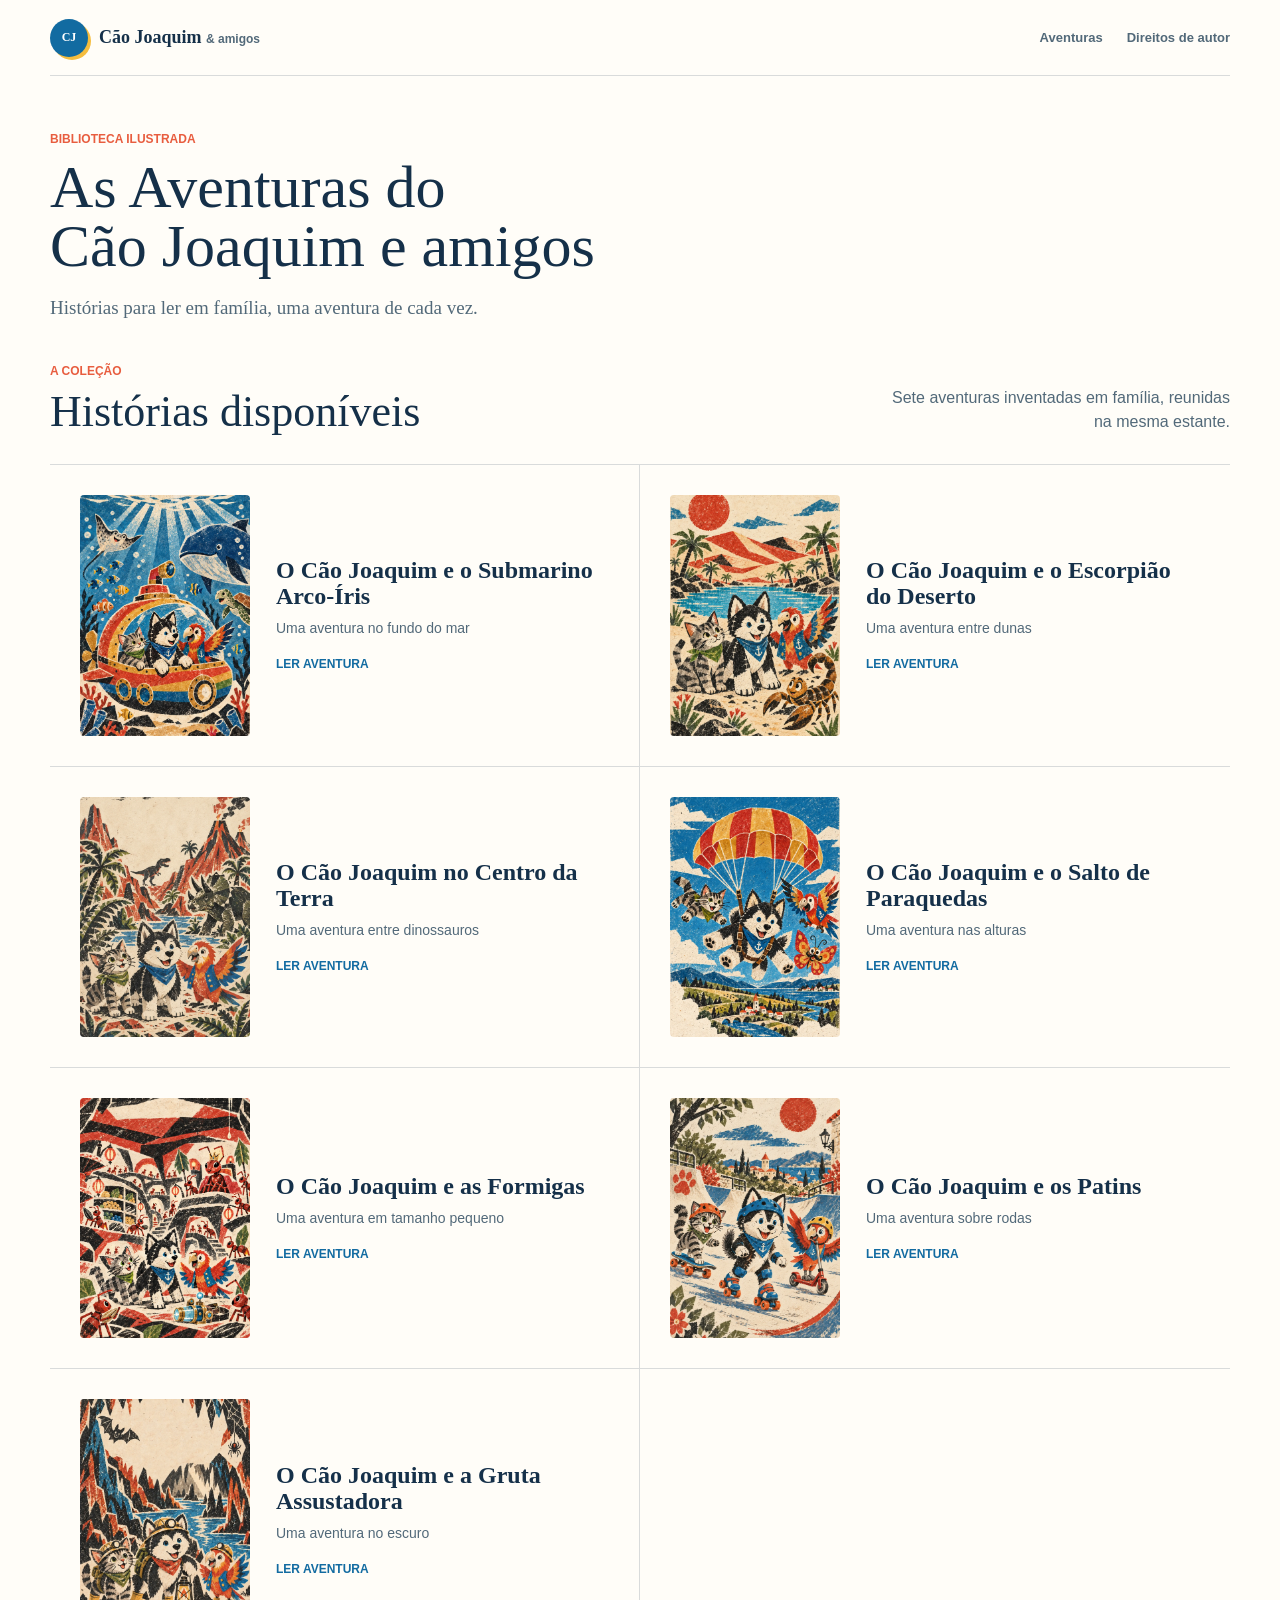
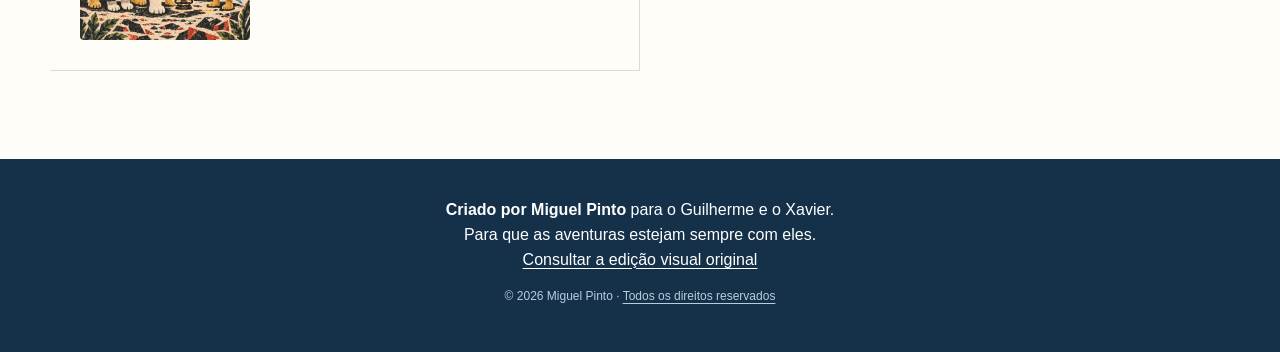
<file: index.html>
<!doctype html>
<html lang="pt-PT">
<head>
  <meta charset="utf-8">
  <meta name="viewport" content="width=device-width, initial-scale=1, viewport-fit=cover">
  <meta name="description" content="As Aventuras do Cão Joaquim e amigos: histórias ilustradas para ler e reler em família.">
  <meta name="theme-color" content="#f3eadb">
  <meta name="copyright" content="© 2026 Miguel Pinto. Todos os direitos reservados.">
  <title>As Aventuras do Cão Joaquim e amigos</title>
  <link rel="icon" href="assets/favicon.svg" type="image/svg+xml">
  <link rel="preload" as="image" href="books/cao-joaquim-submarino/images/cover.webp?v=20260929-4">
  <link rel="preload" as="image" href="books/cao-joaquim-deserto/images/cover.webp?v=20260929-4">
  <link rel="preload" as="image" href="books/cao-joaquim-centro-terra/images/cover.webp?v=20260929-4">
  <link rel="preload" as="image" href="books/cao-joaquim-paraquedas/images/cover.webp?v=20260929-4">
  <link rel="preload" as="image" href="books/cao-joaquim-formigas/images/cover.webp?v=20260929-4">
  <link rel="preload" as="image" href="books/cao-joaquim-patins/images/cover.webp?v=20260929-4">
  <link rel="stylesheet" href="assets/css/site.css">
</head>
<body class="library-body">
  <header class="library-header">
    <a class="brand" href="index.html" aria-label="Página inicial">
      <span class="brand-mark" aria-hidden="true">CJ</span>
      <span>Cão Joaquim <small>&amp; amigos</small></span>
    </a>
    <nav aria-label="Navegação principal">
      <a href="#aventuras">Aventuras</a>
      <a href="direitos.html">Direitos de autor</a>
    </nav>
  </header>

  <main>
    <section class="collection-intro" aria-labelledby="collection-title">
      <p class="eyebrow">Biblioteca ilustrada</p>
      <h1 id="collection-title">As Aventuras do<br>Cão Joaquim e amigos</h1>
      <p>Histórias para ler em família, uma aventura de cada vez.</p>
    </section>

    <section class="books-section" id="aventuras" aria-labelledby="books-title">
      <div class="section-heading">
        <div>
          <p class="section-kicker">A coleção</p>
          <h2 id="books-title">Histórias disponíveis</h2>
        </div>
        <p>Sete aventuras inventadas em família, reunidas na mesma estante.</p>
      </div>
      <div class="book-grid" id="bookGrid" aria-label="Livros"></div>
    </section>
  </main>

  <footer class="library-footer">
    <p><strong>Criado por Miguel Pinto</strong> para o Guilherme e o Xavier.</p>
    <p>Para que as aventuras estejam sempre com eles.</p>
    <p><a href="v1/index.html">Consultar a edição visual original</a></p>
    <p>© 2026 Miguel Pinto · <a href="direitos.html">Todos os direitos reservados</a></p>
  </footer>
  <script src="assets/js/library.js?v=20261013-4"></script>
</body>
</html>
</file>
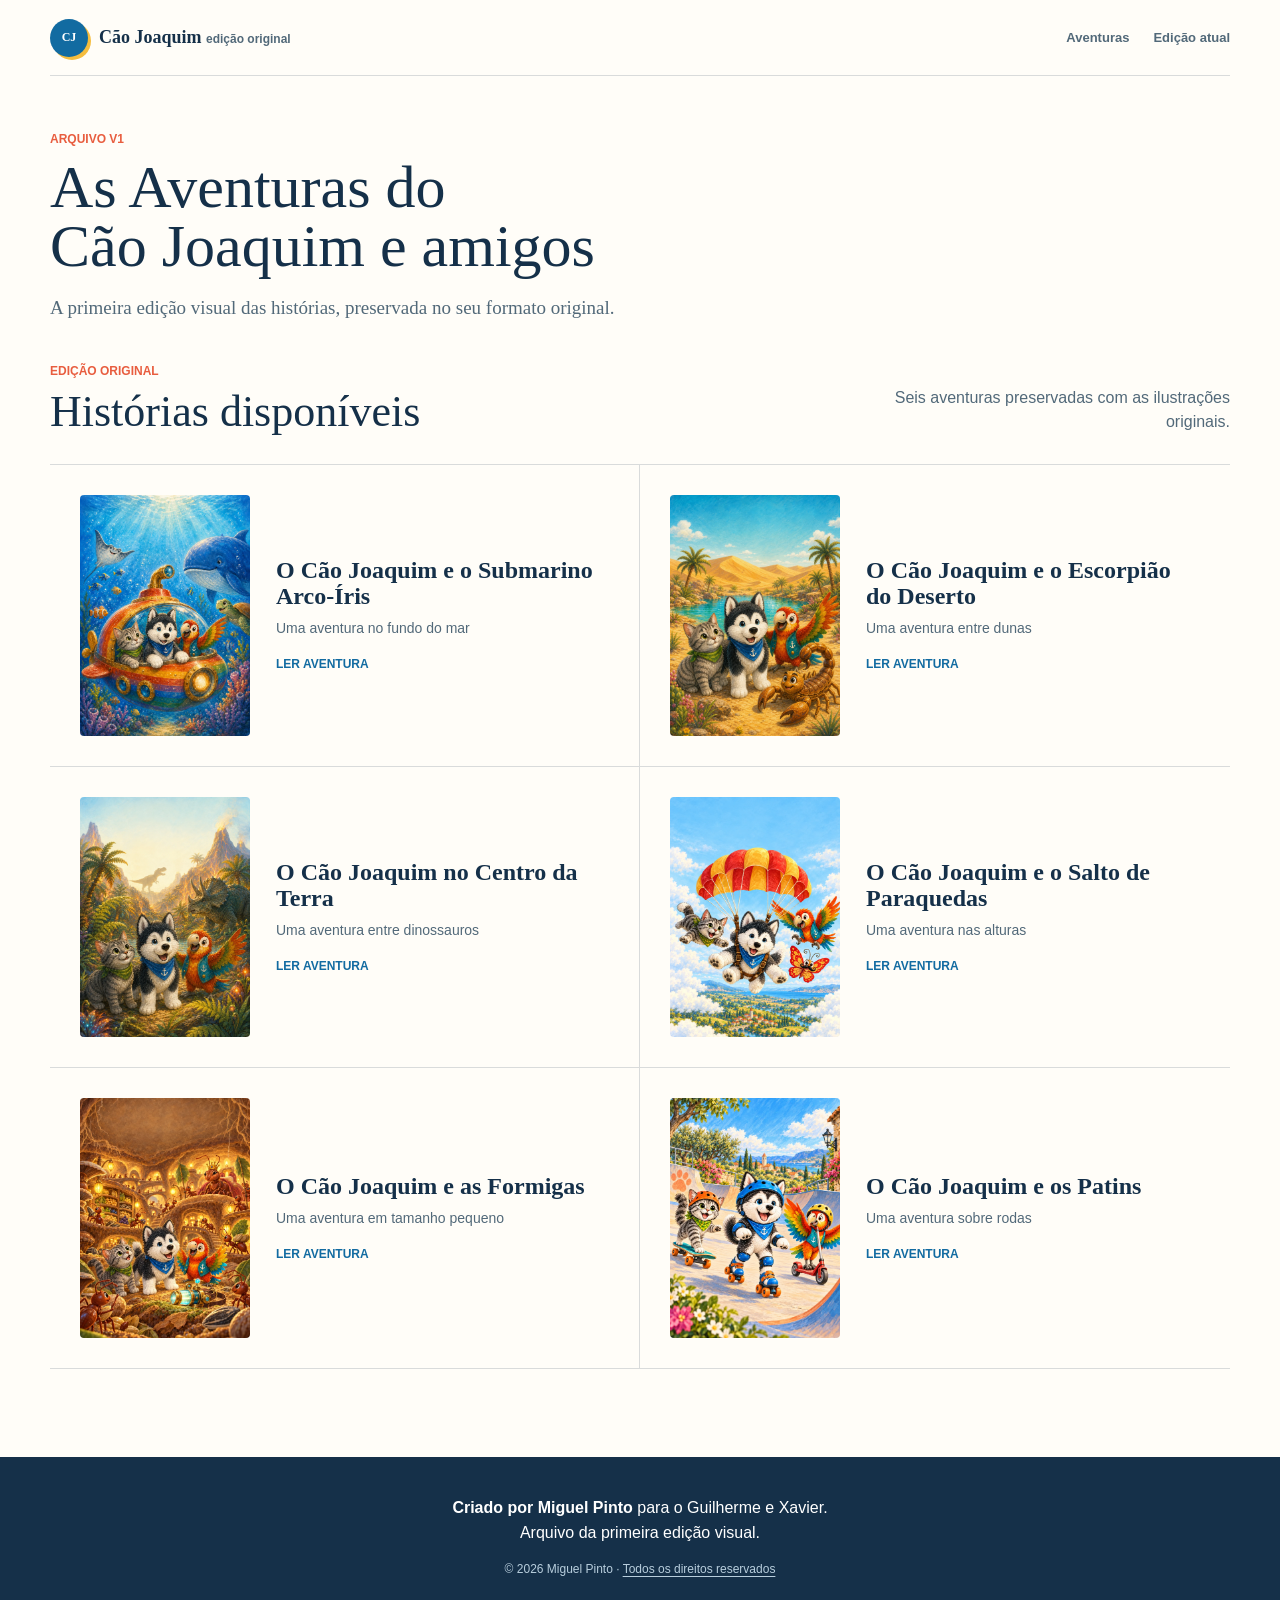
<file: v1/index.html>
<!doctype html>
<html lang="pt-PT">
<head>
  <meta charset="utf-8">
  <meta name="viewport" content="width=device-width, initial-scale=1, viewport-fit=cover">
  <meta name="description" content="Edição visual original das Aventuras do Cão Joaquim e amigos.">
  <meta name="theme-color" content="#eaf7fc">
  <meta name="copyright" content="© 2026 Miguel Pinto. Todos os direitos reservados.">
  <title>Arquivo V1 · As Aventuras do Cão Joaquim e amigos</title>
  <link rel="icon" href="../assets/favicon.svg" type="image/svg+xml">
  <link rel="preload" as="image" href="books/cao-joaquim-submarino/images/cover.webp">
  <link rel="preload" as="image" href="books/cao-joaquim-deserto/images/cover.webp">
  <link rel="preload" as="image" href="books/cao-joaquim-centro-terra/images/cover.webp">
  <link rel="preload" as="image" href="books/cao-joaquim-paraquedas/images/cover.webp">
  <link rel="preload" as="image" href="books/cao-joaquim-formigas/images/cover.webp">
  <link rel="preload" as="image" href="books/cao-joaquim-patins/images/cover.webp?v=20260929-4">
  <link rel="stylesheet" href="../assets/css/site.css">
</head>
<body class="library-body">
  <header class="library-header">
    <a class="brand" href="index.html" aria-label="Página inicial da edição original">
      <span class="brand-mark" aria-hidden="true">CJ</span>
      <span>Cão Joaquim <small>edição original</small></span>
    </a>
    <nav aria-label="Navegação principal">
      <a href="#aventuras">Aventuras</a>
      <a href="../index.html">Edição atual</a>
    </nav>
  </header>

  <main>
    <section class="collection-intro" aria-labelledby="collection-title">
      <p class="eyebrow">Arquivo V1</p>
      <h1 id="collection-title">As Aventuras do<br>Cão Joaquim e amigos</h1>
      <p>A primeira edição visual das histórias, preservada no seu formato original.</p>
    </section>

    <section class="books-section" id="aventuras" aria-labelledby="books-title">
      <div class="section-heading">
        <div>
          <p class="section-kicker">Edição original</p>
          <h2 id="books-title">Histórias disponíveis</h2>
        </div>
        <p>Seis aventuras preservadas com as ilustrações originais.</p>
      </div>
      <div class="book-grid" id="bookGrid" aria-label="Livros"></div>
    </section>
  </main>

  <footer class="library-footer">
    <p><strong>Criado por Miguel Pinto</strong> para o Guilherme e Xavier.</p>
    <p>Arquivo da primeira edição visual.</p>
    <p>© 2026 Miguel Pinto · <a href="../direitos.html">Todos os direitos reservados</a></p>
  </footer>
  <script src="../assets/js/library.js?v=20260929-4"></script>
</body>
</html>
</file>
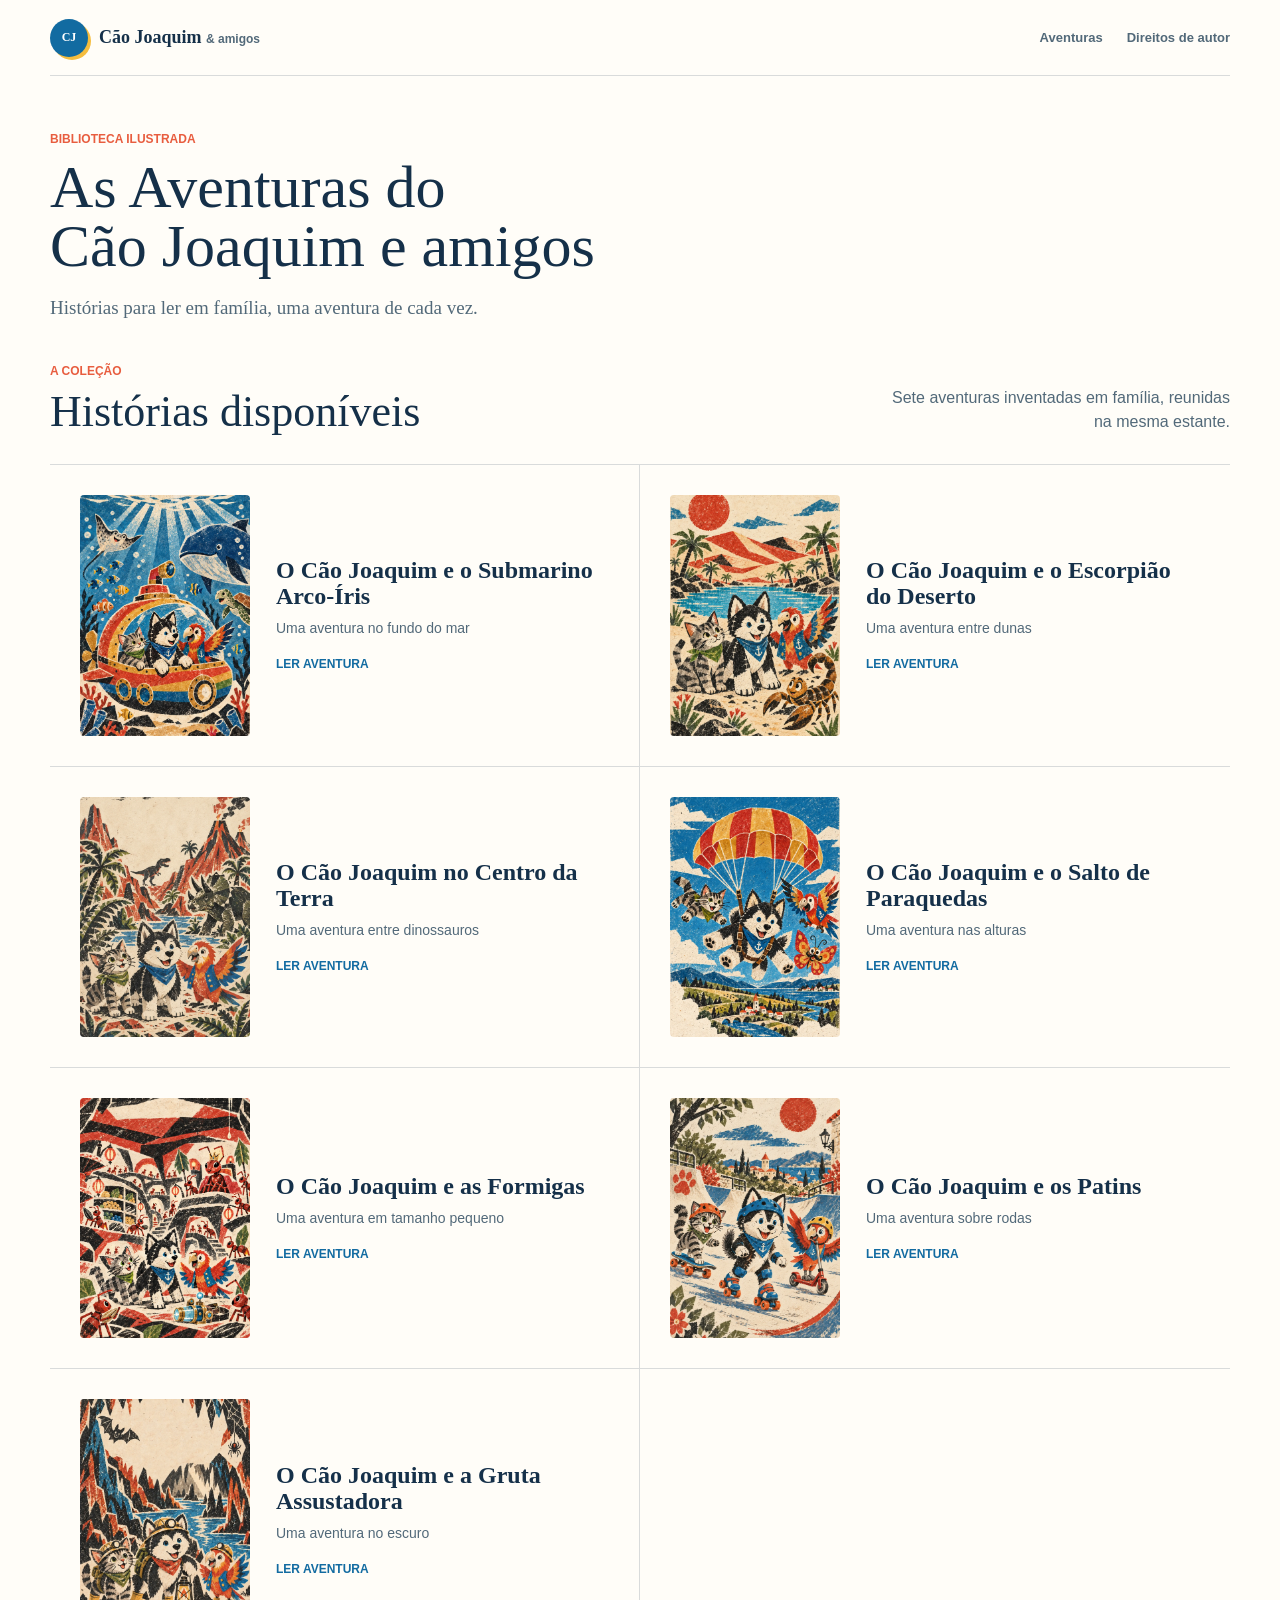
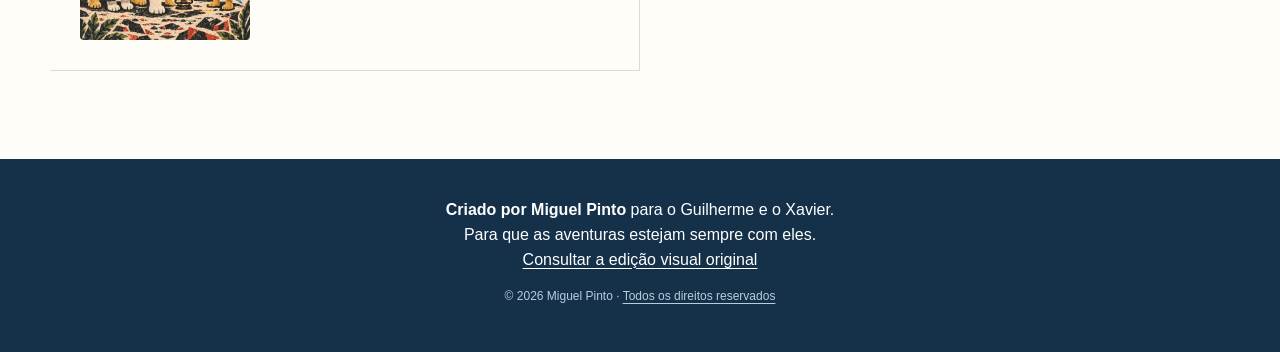
<file: v2/index.html>
<!doctype html>
<html lang="pt-PT">
<head>
  <meta charset="utf-8">
  <meta name="viewport" content="width=device-width, initial-scale=1">
  <meta name="robots" content="noindex">
  <title>A abrir a edição atual...</title>
  <link rel="canonical" href="../index.html">
  <script>
    const target = new URL("../index.html", window.location.href);
    target.hash = window.location.hash;
    window.location.replace(target);
  </script>
</head>
<body>
  <p><a href="../index.html">Abrir a edição atual</a></p>
</body>
</html>
</file>
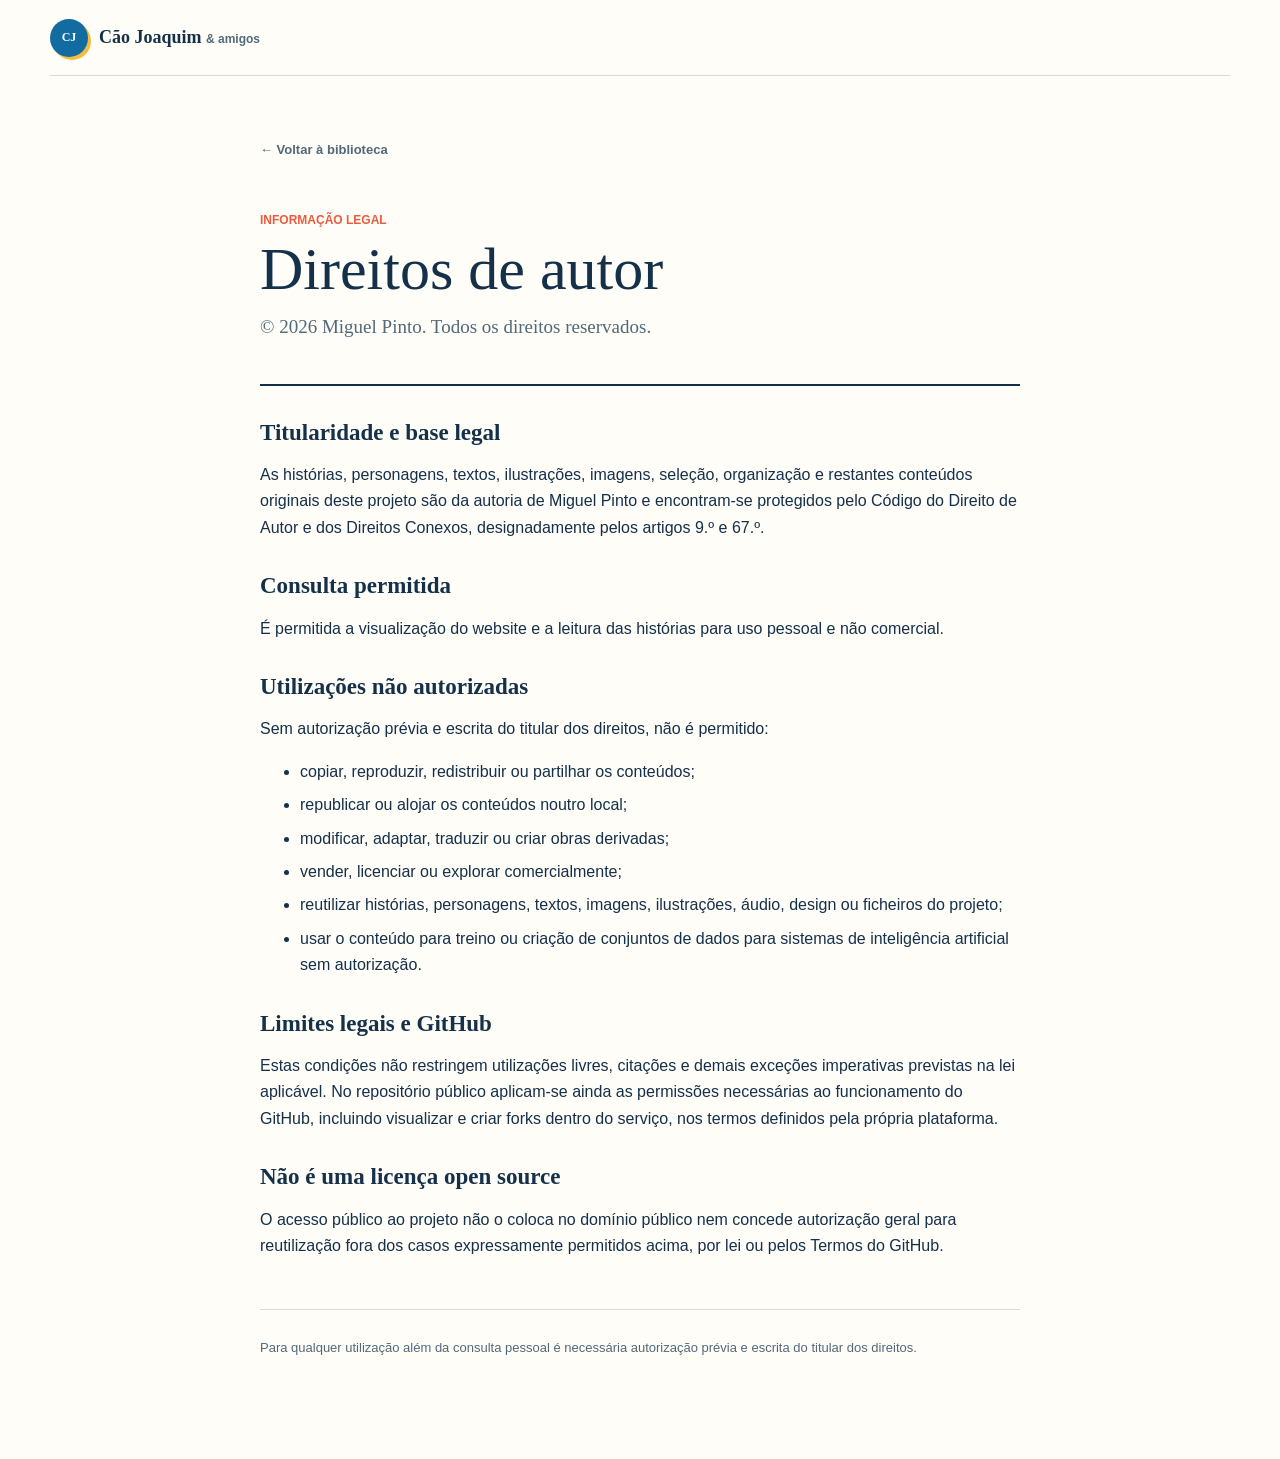
<file: direitos.html>
<!doctype html>
<html lang="pt-PT">
<head>
  <meta charset="utf-8">
  <meta name="viewport" content="width=device-width, initial-scale=1">
  <meta name="robots" content="index,follow">
  <meta name="copyright" content="© 2026 Miguel Pinto. Todos os direitos reservados.">
  <title>Direitos de autor · As Aventuras do Cão Joaquim e amigos</title>
  <link rel="icon" href="assets/favicon.svg" type="image/svg+xml">
  <link rel="stylesheet" href="assets/css/site.css">
</head>
<body class="rights-body">
  <header class="library-header">
    <a class="brand" href="index.html" aria-label="Página inicial">
      <span class="brand-mark" aria-hidden="true">CJ</span>
      <span>Cão Joaquim <small>&amp; amigos</small></span>
    </a>
  </header>
  <main class="rights-shell">
    <a class="rights-back" href="index.html">← Voltar à biblioteca</a>
    <p class="eyebrow">Informação legal</p>
    <h1>Direitos de autor</h1>
    <p class="rights-lead">© 2026 Miguel Pinto. Todos os direitos reservados.</p>

    <section class="rights-content">
      <h2>Titularidade e base legal</h2>
      <p>As histórias, personagens, textos, ilustrações, imagens, seleção, organização e restantes conteúdos originais deste projeto são da autoria de Miguel Pinto e encontram-se protegidos pelo Código do Direito de Autor e dos Direitos Conexos, designadamente pelos artigos 9.º e 67.º.</p>

      <h2>Consulta permitida</h2>
      <p>É permitida a visualização do website e a leitura das histórias para uso pessoal e não comercial.</p>

      <h2>Utilizações não autorizadas</h2>
      <p>Sem autorização prévia e escrita do titular dos direitos, não é permitido:</p>
      <ul>
        <li>copiar, reproduzir, redistribuir ou partilhar os conteúdos;</li>
        <li>republicar ou alojar os conteúdos noutro local;</li>
        <li>modificar, adaptar, traduzir ou criar obras derivadas;</li>
        <li>vender, licenciar ou explorar comercialmente;</li>
        <li>reutilizar histórias, personagens, textos, imagens, ilustrações, áudio, design ou ficheiros do projeto;</li>
        <li>usar o conteúdo para treino ou criação de conjuntos de dados para sistemas de inteligência artificial sem autorização.</li>
      </ul>

      <h2>Limites legais e GitHub</h2>
      <p>Estas condições não restringem utilizações livres, citações e demais exceções imperativas previstas na lei aplicável. No repositório público aplicam-se ainda as permissões necessárias ao funcionamento do GitHub, incluindo visualizar e criar forks dentro do serviço, nos termos definidos pela própria plataforma.</p>

      <h2>Não é uma licença open source</h2>
      <p>O acesso público ao projeto não o coloca no domínio público nem concede autorização geral para reutilização fora dos casos expressamente permitidos acima, por lei ou pelos Termos do GitHub.</p>
    </section>
    <p class="rights-note">Para qualquer utilização além da consulta pessoal é necessária autorização prévia e escrita do titular dos direitos.</p>
  </main>
</body>
</html>
</file>
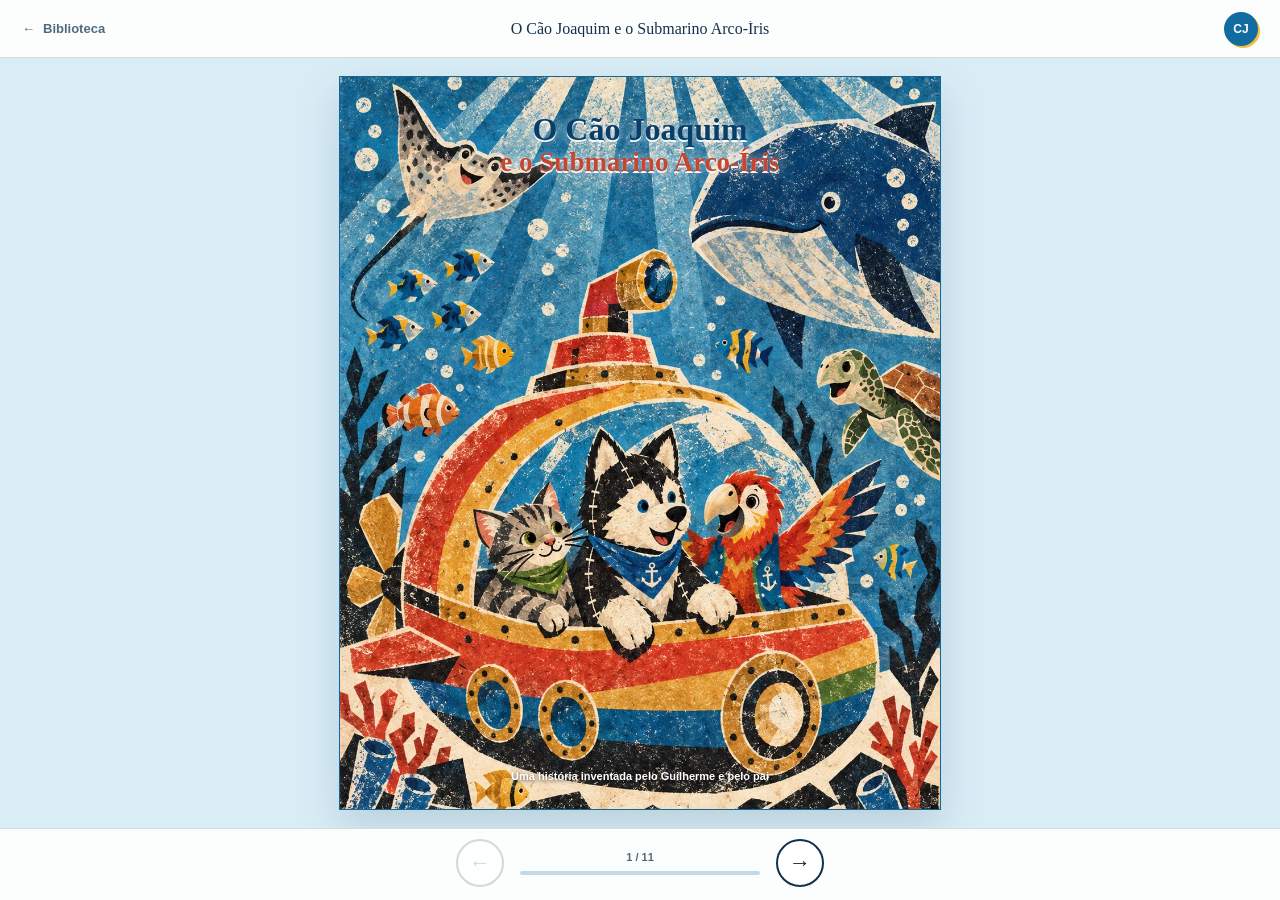
<file: reader.html>
<!doctype html>
<html lang="pt-PT">
<head>
  <meta charset="utf-8">
  <meta name="viewport" content="width=device-width, initial-scale=1, viewport-fit=cover">
  <meta name="theme-color" content="#f3eadb">
  <meta name="copyright" content="© 2026 Miguel Pinto. Todos os direitos reservados.">
  <title>Livro · As Aventuras do Cão Joaquim e amigos</title>
  <link rel="icon" href="assets/favicon.svg" type="image/svg+xml">
  <link rel="stylesheet" href="assets/css/site.css">
</head>
<body class="reader-body">
  <div class="site-shell">
    <header class="site-header">
      <a class="reader-home" href="index.html" aria-label="Voltar à biblioteca">
        <span aria-hidden="true">←</span><span>Biblioteca</span>
      </a>
      <p class="site-title" id="siteTitle">A carregar…</p>
      <span class="reader-brand" aria-label="Cão Joaquim e amigos">CJ</span>
    </header>

    <main class="reader">
      <section class="stage" id="stage" aria-label="Leitor do livro">
        <div class="book single" id="book" aria-live="polite"></div>
      </section>
    </main>

    <nav class="reader-controls" aria-label="Navegação do livro">
      <button class="nav-button" id="previous" type="button" aria-label="Página anterior" title="Página anterior">←</button>
      <div class="reader-position">
        <output id="position" aria-live="polite">1 / 1</output>
        <div class="progress-track" aria-hidden="true"><span id="progress"></span></div>
      </div>
      <button class="nav-button" id="next" type="button" aria-label="Página seguinte" title="Página seguinte">→</button>
    </nav>
  </div>

  <noscript><div class="noscript">É necessário ativar JavaScript para folhear este livro.</div></noscript>
  <script src="assets/js/reader.js?v=20261013-4"></script>
</body>
</html>
</file>
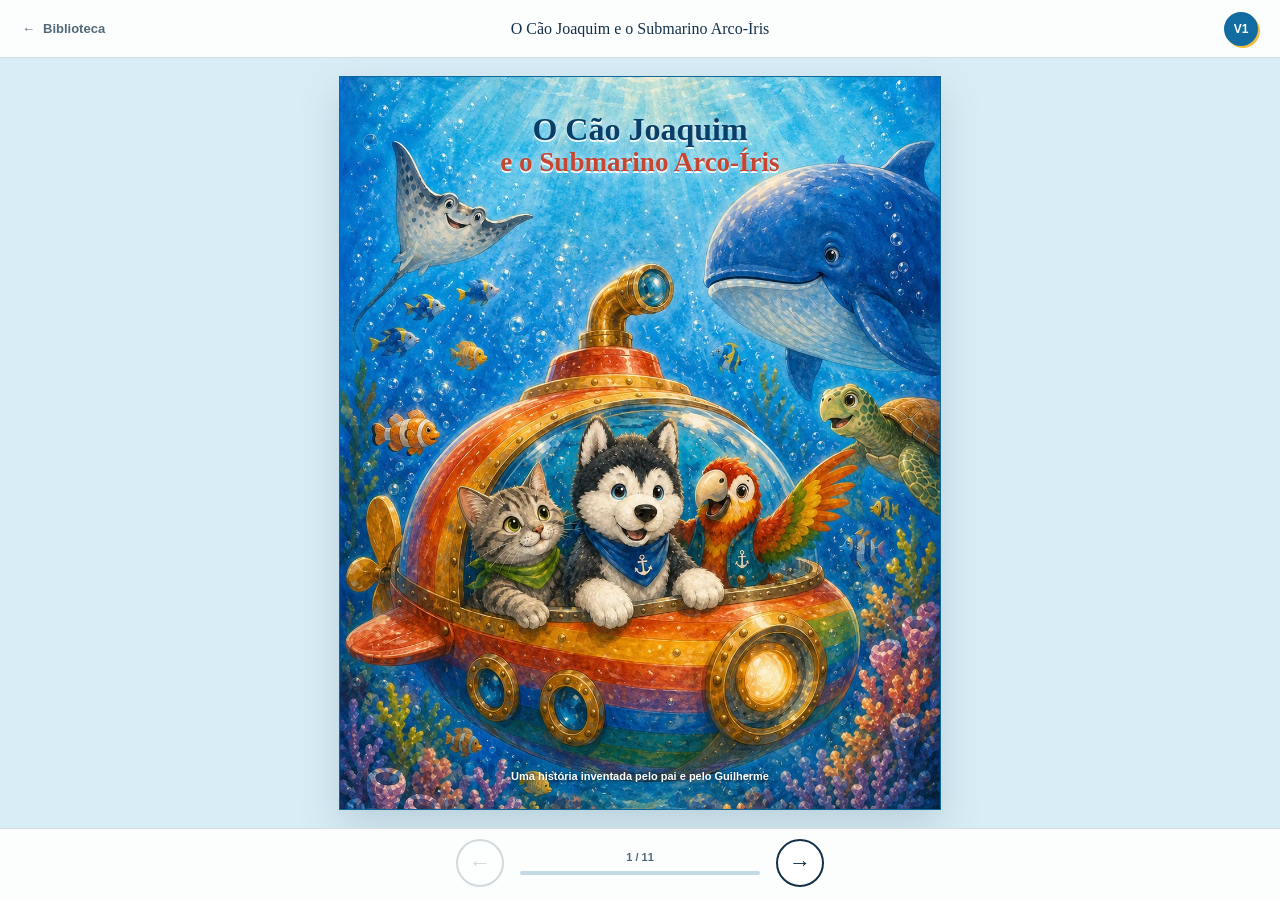
<file: v1/reader.html>
<!doctype html>
<html lang="pt-PT">
<head>
  <meta charset="utf-8">
  <meta name="viewport" content="width=device-width, initial-scale=1, viewport-fit=cover">
  <meta name="theme-color" content="#eaf7fc">
  <meta name="copyright" content="© 2026 Miguel Pinto. Todos os direitos reservados.">
  <title>Edição original · As Aventuras do Cão Joaquim e amigos</title>
  <link rel="icon" href="../assets/favicon.svg" type="image/svg+xml">
  <link rel="stylesheet" href="../assets/css/site.css">
</head>
<body class="reader-body">
  <div class="site-shell">
    <header class="site-header">
      <a class="reader-home" href="index.html" aria-label="Voltar à biblioteca">
        <span aria-hidden="true">←</span><span>Biblioteca</span>
      </a>
      <p class="site-title" id="siteTitle">A carregar…</p>
      <span class="reader-brand" aria-label="Edição original">V1</span>
    </header>

    <main class="reader">
      <section class="stage" id="stage" aria-label="Leitor do livro">
        <div class="book single" id="book" aria-live="polite"></div>
      </section>
    </main>

    <nav class="reader-controls" aria-label="Navegação do livro">
      <button class="nav-button" id="previous" type="button" aria-label="Página anterior" title="Página anterior">←</button>
      <div class="reader-position">
        <output id="position" aria-live="polite">1 / 1</output>
        <div class="progress-track" aria-hidden="true"><span id="progress"></span></div>
      </div>
      <button class="nav-button" id="next" type="button" aria-label="Página seguinte" title="Página seguinte">→</button>
    </nav>
  </div>

  <noscript><div class="noscript">É necessário ativar JavaScript para folhear este livro.</div></noscript>
  <script src="../assets/js/reader.js?v=20260929-4"></script>
</body>
</html>
</file>
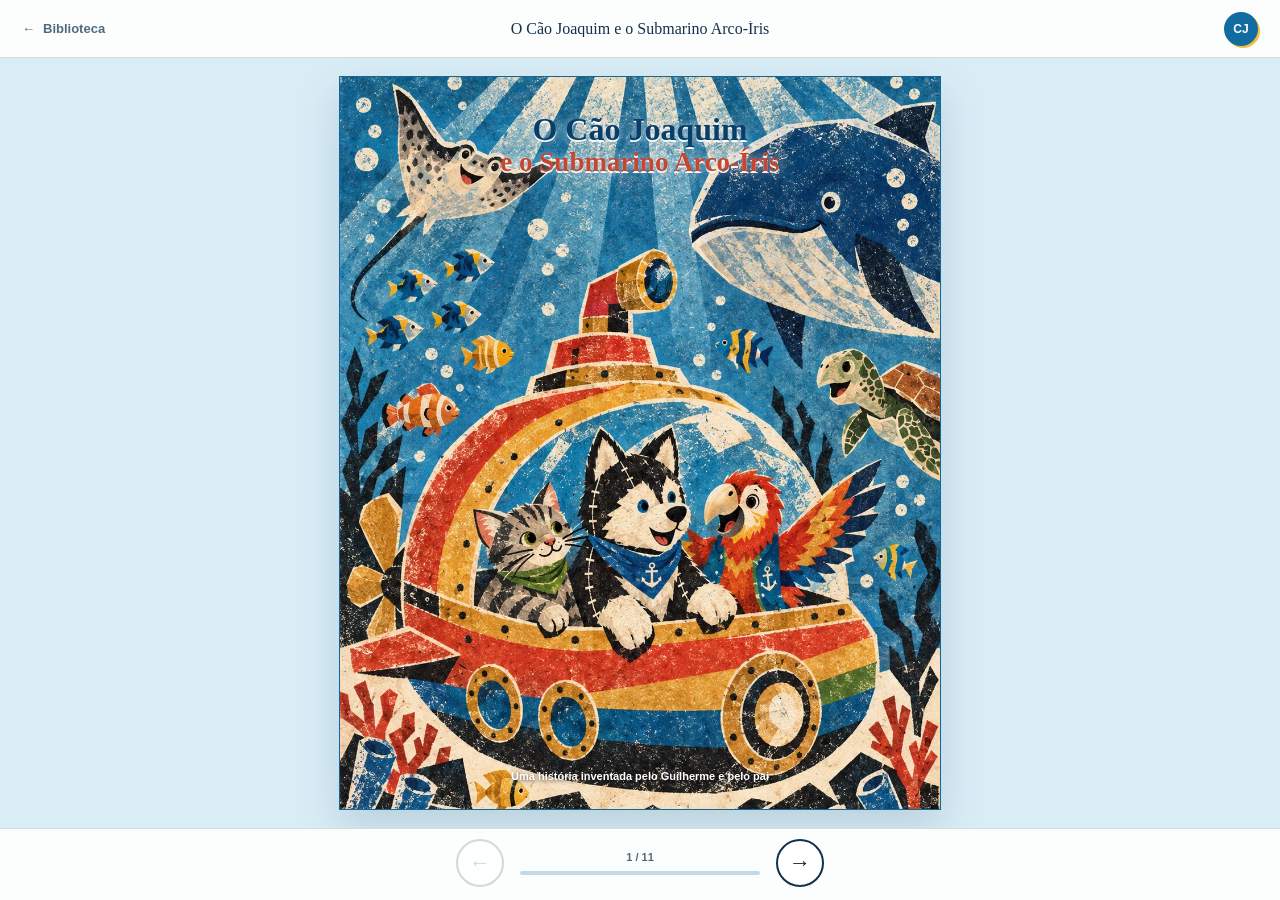
<file: v2/reader.html>
<!doctype html>
<html lang="pt-PT">
<head>
  <meta charset="utf-8">
  <meta name="viewport" content="width=device-width, initial-scale=1">
  <meta name="robots" content="noindex">
  <title>A abrir o livro...</title>
  <link rel="canonical" href="../reader.html">
  <script>
    const target = new URL("../reader.html", window.location.href);
    target.search = window.location.search;
    target.hash = window.location.hash;
    window.location.replace(target);
  </script>
</head>
<body>
  <p><a href="../index.html">Abrir a edição atual</a></p>
</body>
</html>
</file>
<file: assets/css/site.css>
:root {
  --sky: #eaf7fc;
  --paper: #fffdf8;
  --white: #ffffff;
  --ink: #153049;
  --muted: #526979;
  --blue: #126ba1;
  --blue-dark: #0a507d;
  --coral: #e85d3f;
  --sun: #f5bd3e;
  --seafoam: #ccefe5;
  --line: rgba(21, 48, 73, .16);
  --shadow: rgba(17, 55, 80, .16);
}

* { box-sizing: border-box; letter-spacing: 0; }
html { scroll-behavior: smooth; }
html, body { min-height: 100%; margin: 0; }
body {
  color: var(--ink);
  background: var(--sky);
  font-family: Arial, Helvetica, sans-serif;
  -webkit-font-smoothing: antialiased;
}
button, img, a { -webkit-tap-highlight-color: transparent; }
a { color: inherit; }
img { max-width: 100%; }

/* Shared */
.eyebrow, .section-kicker {
  margin: 0 0 12px;
  color: var(--coral);
  font-size: 12px;
  font-weight: 800;
  text-transform: uppercase;
}
.library-header a:focus-visible,
.library-card:focus-visible,
.nav-button:focus-visible,
.reader-home:focus-visible {
  outline: 3px solid var(--coral);
  outline-offset: 3px;
}

/* Library */
.library-body { background: var(--paper); }
.library-header {
  width: min(1180px, calc(100% - 40px));
  min-height: 76px;
  margin: 0 auto;
  display: flex;
  align-items: center;
  justify-content: space-between;
  gap: 24px;
  border-bottom: 1px solid var(--line);
}
.brand {
  display: inline-flex;
  align-items: center;
  gap: 11px;
  font-family: Georgia, "Times New Roman", serif;
  font-size: 18px;
  font-weight: 700;
  text-decoration: none;
}
.brand small { color: var(--muted); font: 600 12px/1 Arial, Helvetica, sans-serif; }
.brand-mark, .reader-brand {
  width: 38px;
  aspect-ratio: 1;
  display: grid;
  place-items: center;
  flex: 0 0 auto;
  border-radius: 50%;
  color: var(--white);
  background: var(--blue);
  font-size: 12px;
  font-weight: 900;
  box-shadow: 3px 3px 0 var(--sun);
}
.library-header nav { display: flex; align-items: center; gap: 24px; }
.library-header nav a {
  color: var(--muted);
  font-size: 13px;
  font-weight: 700;
  text-decoration: none;
}
.library-header nav a:hover { color: var(--blue); }

.library-body main { overflow: hidden; }
.collection-intro {
  width: min(1180px, calc(100% - 40px));
  margin: 0 auto;
  padding: 56px 0 42px;
}
.collection-intro h1 {
  max-width: 820px;
  margin: 0;
  font: 400 60px/.98 Georgia, "Times New Roman", serif;
}
.collection-intro > p:last-child {
  max-width: 590px;
  margin: 18px 0 0;
  color: var(--muted);
  font: 400 19px/1.5 Georgia, "Times New Roman", serif;
}

.books-section {
  width: min(1180px, calc(100% - 40px));
  margin: 0 auto;
  padding-bottom: 88px;
}
.section-heading {
  display: flex;
  align-items: end;
  justify-content: space-between;
  gap: 30px;
  margin-bottom: 30px;
}
.section-heading h2 { margin: 0; font: 400 44px/1 Georgia, "Times New Roman", serif; }
.section-heading > p { max-width: 350px; margin: 0; color: var(--muted); line-height: 1.5; text-align: right; }
.book-grid { display: grid; grid-template-columns: repeat(2, minmax(0, 1fr)); border-top: 1px solid var(--line); }
.library-card {
  min-width: 0;
  display: grid;
  grid-template-columns: 170px minmax(0, 1fr);
  gap: 26px;
  align-items: center;
  padding: 30px;
  border-bottom: 1px solid var(--line);
  text-decoration: none;
}
.library-card:nth-child(odd) { border-right: 1px solid var(--line); }
.library-card:hover { background: #f4fbfd; }
.card-cover {
  position: relative;
  aspect-ratio: .707 / 1;
  overflow: hidden;
  border-radius: 4px;
  background: #d7edf7;
}
.card-cover img { width: 100%; height: 100%; display: block; object-fit: cover; }
.card-info h3 { margin: 0 0 8px; font: 700 24px/1.08 Georgia, "Times New Roman", serif; }
.card-info p { margin: 0; color: var(--muted); font-size: 14px; line-height: 1.5; }
.card-tag {
  display: inline-block;
  margin-top: 18px;
  color: var(--blue);
  font-size: 12px;
  font-weight: 900;
  text-transform: uppercase;
}
.library-card.soon { color: #6a7780; }
.library-card.soon:hover { background: transparent; }
.placeholder-cover {
  height: 100%;
  display: grid;
  place-items: center;
  border: 2px dashed rgba(21,48,73,.24);
  color: var(--blue);
  background: var(--sky);
  font: 700 42px/1 Georgia, serif;
}
.library-footer {
  padding: 42px 20px;
  color: var(--white);
  background: var(--ink);
  text-align: center;
}
.library-footer p { margin: 0 0 7px; }
.library-footer p:last-child { margin-top: 20px; color: #b8cedd; font-size: 12px; }
.library-footer a { text-underline-offset: 3px; }

/* Reader */
.reader-body { overflow: hidden; background: #d9edf6; }
.site-shell { min-height: 100svh; display: grid; grid-template-rows: 58px minmax(0, 1fr) 72px; }
.site-header {
  position: relative;
  z-index: 3;
  display: grid;
  grid-template-columns: 1fr minmax(0, 2fr) 1fr;
  align-items: center;
  gap: 16px;
  padding: 0 22px;
  border-bottom: 1px solid var(--line);
  background: rgba(255,255,255,.92);
}
.reader-home {
  justify-self: start;
  display: inline-flex;
  align-items: center;
  gap: 8px;
  color: var(--muted);
  font-size: 13px;
  font-weight: 700;
  text-decoration: none;
}
.site-title {
  margin: 0;
  overflow: hidden;
  color: var(--ink);
  font: 400 16px/1 Georgia, "Times New Roman", serif;
  text-align: center;
  text-overflow: ellipsis;
  white-space: nowrap;
}
.reader-brand { width: 34px; justify-self: end; box-shadow: 2px 2px 0 var(--sun); }
.reader { min-height: 0; position: relative; }
.stage {
  width: 100%;
  height: 100%;
  display: grid;
  place-items: center;
  overflow: hidden;
  padding: 14px 24px;
  touch-action: pan-y;
}
.book {
  min-width: 0;
  max-height: 100%;
  display: grid;
  isolation: isolate;
  filter: drop-shadow(0 16px 20px var(--shadow));
  animation: page-in 180ms ease-out both;
}
.book.spread {
  width: min(92vw, calc((100svh - 166px) * 1.64), 1280px);
  grid-template-columns: repeat(2, minmax(0, 1fr));
  aspect-ratio: 1.64 / 1;
}
.book.single {
  width: min(88vw, calc((100svh - 166px) * .82), 640px);
  grid-template-columns: minmax(0, 1fr);
  aspect-ratio: .82 / 1;
}
.book.single.image-view {
  width: min(94vw, calc((100svh - 166px) * 1.414), 1100px);
  aspect-ratio: 1.414 / 1;
}
.book-page {
  position: relative;
  min-width: 0;
  aspect-ratio: .82 / 1;
  overflow: hidden;
  border: 1px solid var(--line);
  background: var(--paper);
}
.book.single.image-view .book-page { aspect-ratio: 1.414 / 1; }
.book.spread .book-page.left { border-right: 0; }
.book.spread .book-page.right { box-shadow: inset 16px 0 18px -22px rgba(0,0,0,.42); }
.image-page { display: flex; align-items: center; justify-content: center; background: #d8edf5; }
.image-page img { width: 100%; height: 100%; display: block; object-fit: contain; user-select: none; -webkit-user-drag: none; }
.cover-page { background: #0f74aa; }
.cover-page img { width: 100%; height: 100%; display: block; object-fit: cover; user-select: none; -webkit-user-drag: none; }
.reader-cover-copy {
  position: absolute;
  inset: 5% 7% auto;
  color: #083e68;
  text-align: center;
  text-shadow: 0 2px 0 rgba(255,255,255,.92), 0 0 12px rgba(255,255,255,.8);
}
.reader-cover-copy h1 { margin: 0; font: 700 32px/.95 Georgia, "Times New Roman", serif; }
.reader-cover-copy p { margin: 6px 0 0; color: #c74630; font: 700 27px/.95 Georgia, "Times New Roman", serif; }
.reader-cover-credit {
  position: absolute;
  inset: auto 8% 3.4%;
  margin: 0;
  color: var(--white);
  font: 700 11px/1.25 Arial, Helvetica, sans-serif;
  text-align: center;
  text-shadow: 0 1px 4px rgba(0,0,0,.7);
}
.text-page, .ending-page, .sound-page {
  display: flex;
  align-items: center;
  justify-content: center;
  padding: 10%;
  background: var(--paper);
}
.text-page::before, .ending-page::before, .sound-page::before {
  content: "";
  position: absolute;
  inset: 4%;
  border: 1px solid rgba(18,107,161,.12);
  pointer-events: none;
}
.story-block { width: min(100%, 420px); position: relative; z-index: 1; }
.story-block h2 { margin: 0 0 20px; color: var(--blue-dark); font: 700 30px/1.05 Georgia, "Times New Roman", serif; }
.story-block p { margin: 0 0 11px; font: 400 15px/1.52 Georgia, "Times New Roman", serif; }
.sound-word {
  display: block;
  margin: 0 0 24px;
  color: var(--coral);
  font: 900 68px/.9 Arial, Helvetica, sans-serif;
  transform: rotate(-3deg);
}
.ending-page .story-block { text-align: center; }
.end-mark { margin-top: 24px !important; color: var(--coral); font-style: italic !important; font-weight: 700 !important; }
.page-number { position: absolute; bottom: 3.2%; color: #8c9ca6; font-size: 10px; line-height: 1; }
.page-number.left { left: 4.2%; }
.page-number.right { right: 4.2%; }
.reader-controls {
  position: relative;
  z-index: 3;
  display: grid;
  grid-template-columns: 48px minmax(130px, 240px) 48px;
  align-items: center;
  justify-content: center;
  gap: 16px;
  padding: 8px 20px 12px;
  border-top: 1px solid var(--line);
  background: rgba(255,255,255,.92);
}
.nav-button {
  width: 48px;
  height: 48px;
  display: grid;
  place-items: center;
  border: 2px solid var(--ink);
  border-radius: 50%;
  color: var(--ink);
  background: var(--white);
  cursor: pointer;
  font-size: 22px;
  transition: background 150ms ease, color 150ms ease;
}
.nav-button:hover:not(:disabled) { color: var(--white); background: var(--ink); }
.nav-button:disabled { border-color: #aebbc3; color: #aebbc3; cursor: default; opacity: .55; }
.reader-position { min-width: 0; text-align: center; }
.reader-position output { display: block; margin: 0 0 8px; color: var(--muted); font-size: 11px; font-weight: 700; }
.progress-track { width: 100%; height: 4px; overflow: hidden; border-radius: 2px; background: #c3d9e5; }
.progress-track span { display: block; width: 0; height: 100%; background: var(--coral); transition: width 180ms ease-out; }
.noscript { position: fixed; inset: 0; z-index: 10; display: grid; place-items: center; padding: 24px; background: var(--sky); text-align: center; }

/* Rights */
.rights-body { background: var(--paper); }
.rights-shell { width: min(760px, calc(100% - 40px)); margin: 0 auto; padding: 64px 0 88px; }
.rights-back { display: inline-block; margin-bottom: 56px; color: var(--muted); font-size: 13px; font-weight: 700; text-decoration: none; }
.rights-shell h1 { margin: 0 0 14px; font: 400 60px/1 Georgia, "Times New Roman", serif; }
.rights-lead { margin: 0 0 42px; color: var(--muted); font: 400 19px/1.5 Georgia, "Times New Roman", serif; }
.rights-content { padding: 34px 0; border-top: 2px solid var(--ink); border-bottom: 1px solid var(--line); }
.rights-content h2 { margin: 32px 0 10px; font: 700 23px/1.15 Georgia, "Times New Roman", serif; }
.rights-content h2:first-child { margin-top: 0; }
.rights-content p, .rights-content li { line-height: 1.65; }
.rights-content li { margin-bottom: 7px; }
.rights-note { margin-top: 28px; color: var(--muted); font-size: 13px; line-height: 1.55; }

@keyframes page-in {
  from { opacity: 0; transform: translateX(var(--entry-x, 0)); }
  to { opacity: 1; transform: translateX(0); }
}

@media (max-width: 900px) {
  .collection-intro h1 { font-size: 52px; }
  .library-card { grid-template-columns: 140px minmax(0, 1fr); }
}

@media (max-width: 720px) {
  .library-header { width: min(100% - 28px, 1180px); min-height: 66px; }
  .library-header nav { gap: 14px; }
  .library-header nav a:first-child { display: none; }
  .brand { font-size: 16px; }
  .brand small { display: block; margin-top: 2px; }
  .collection-intro { width: min(100% - 28px, 1180px); padding: 42px 0 34px; }
  .collection-intro h1 { font-size: 42px; }
  .collection-intro > p:last-child { font-size: 17px; }
  .books-section { width: min(100% - 28px, 1180px); padding-bottom: 64px; }
  .section-heading { align-items: start; flex-direction: column; }
  .section-heading h2 { font-size: 36px; }
  .section-heading > p { text-align: left; }
  .book-grid { grid-template-columns: 1fr; }
  .library-card, .library-card:nth-child(odd) { grid-template-columns: 110px minmax(0, 1fr); padding: 22px 0; border-right: 0; }
  .card-info h3 { font-size: 21px; }

  .site-shell { grid-template-rows: 52px minmax(0, 1fr) 68px; }
  .site-header { grid-template-columns: auto minmax(0, 1fr) auto; padding: 0 12px; gap: 9px; }
  .reader-home span:last-child { display: none; }
  .site-title { font-size: 14px; }
  .reader-brand { width: 30px; font-size: 10px; }
  .stage { padding: 10px 12px; }
  .book.single { width: min(92vw, calc((100svh - 140px) * .82)); }
  .book.single.image-view { width: min(96vw, calc((100svh - 140px) * 1.414)); }
  .story-block h2 { font-size: 26px; }
  .story-block p { font-size: 14px; line-height: 1.45; }
  .sound-word { font-size: 52px; }
  .reader-cover-copy h1 { font-size: 28px; }
  .reader-cover-copy p { font-size: 24px; }
  .reader-controls { grid-template-columns: 46px minmax(100px, 170px) 46px; gap: 10px; padding: 7px 12px 9px; }
  .nav-button { width: 46px; height: 46px; }

  .rights-shell { width: min(100% - 32px, 760px); padding: 46px 0 64px; }
  .rights-back { margin-bottom: 40px; }
  .rights-shell h1 { font-size: 44px; }
}

@media (max-height: 590px) {
  .site-shell { grid-template-rows: 44px minmax(0, 1fr) 58px; }
  .stage { padding: 7px 16px; }
  .book.spread { width: min(92vw, calc((100svh - 116px) * 1.64)); }
  .book.single { width: min(86vw, calc((100svh - 116px) * .82)); }
  .book.single.image-view { width: min(92vw, calc((100svh - 116px) * 1.414)); }
  .story-block h2 { margin-bottom: 12px; font-size: 23px; }
  .story-block p { margin-bottom: 7px; font-size: 12px; line-height: 1.32; }
  .sound-word { margin-bottom: 12px; font-size: 46px; }
  .reader-controls { grid-template-columns: 42px minmax(100px, 180px) 42px; padding: 4px 16px; }
  .nav-button { width: 42px; height: 42px; }
}

@media (prefers-reduced-motion: reduce) {
  html { scroll-behavior: auto; }
  .book, .library-card { animation: none; transition: none; }
  .progress-track span { transition: none; }
}
</file>
